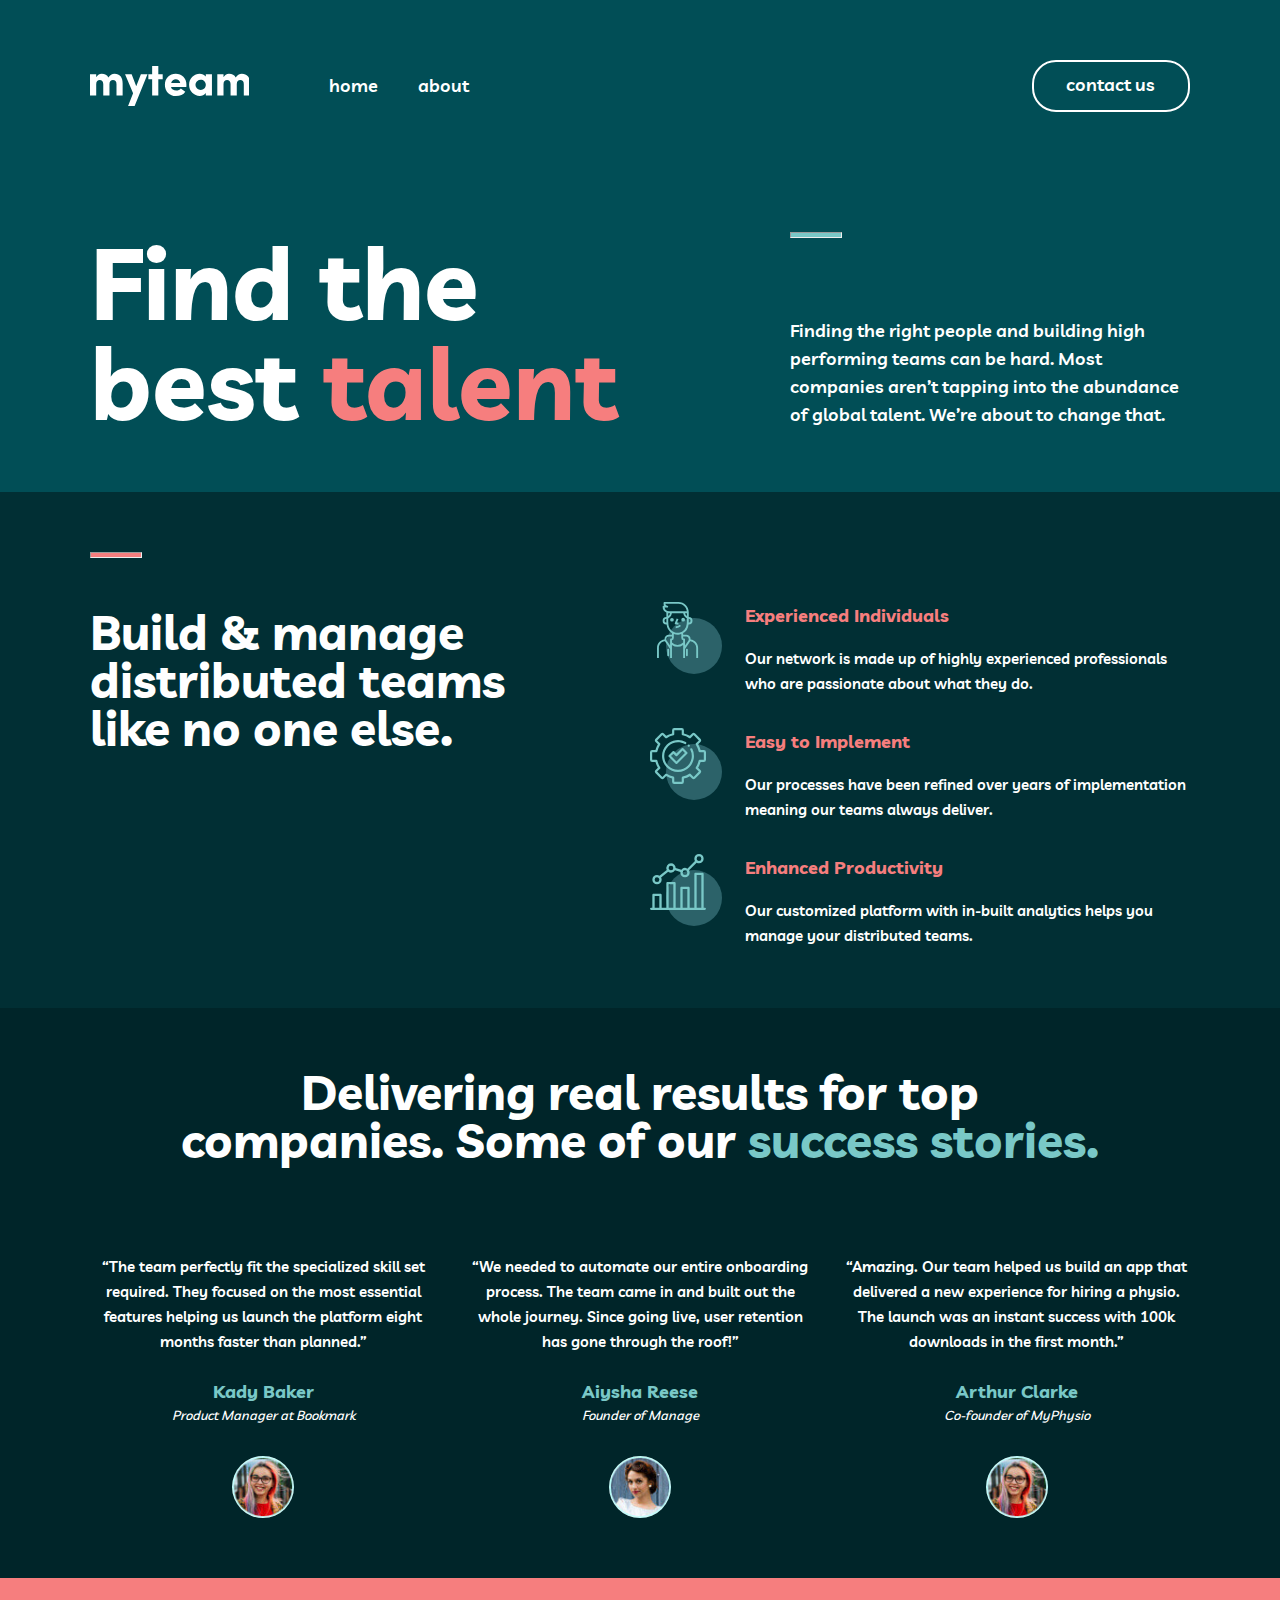
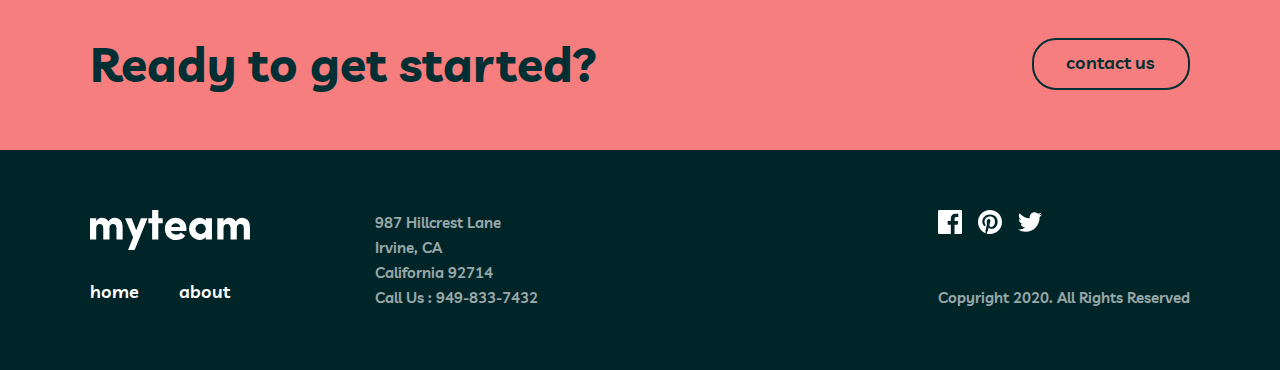
<file: index.html>
<!DOCTYPE html>
<html lang="en">
  <head>
    <meta charset="UTF-8" />
    <meta name="viewport" content="width=device-width, initial-scale=1.0" />
    <title>MyTeam | Home</title>
    <link rel="stylesheet" href="./css/style.css" />
  </head>
  <body>
    <!-- HEADER START -->
    <header class="header">
      <div class="container header-container">
        <a class="site-logo" href="./index.html">
          <img
            class="site-img-logo"
            src="./images/myteam.svg"
            alt="site logo myteam"
            width="159"
            height="40"
          />
        </a>

        <nav class="header-list">
          <ul class="head_ul">
            <li class="head_li">
              <a class="head_a" href="./index.html">home</a>
            </li>
            <li class="head_li">
              <a class="head_a" href="./about.html">about</a>
            </li>
          </ul>
        </nav>

        <a class="head_btn btn primary-btn" href="./contact.html">contact us</a>
        <a class="header-link" href="#">
          <img src="./images/list.svg" alt="" width="20" height="17" />
        </a>
      </div>
    </header>
    <!-- HEADER END -->

    <!-- MAIN START-->
    <main class="main">
      <!-- her start -->
      <section class="her">
        <div class="container her-container">
          <div class="her-size">
            <h1 class="her-h1">
              Find the best <span class="her-sp">talent</span>
            </h1>
          </div>
          <div class="her-content">
            <hr class="her-hr" />
            <p class="her-p">
              Finding the right people and building high performing teams can be
              hard. Most companies aren’t tapping into the abundance of global
              talent. We’re about to change that.
            </p>
          </div>
        </div>
      </section>
      <!-- her end -->

      <!-- build start -->
      <section class="buil">
        <div class="build-container container">
          <div class="build-content">
            <hr class="build_hr" />
            <h2 class="build_h2">
              Build & manage distributed teams like no one else.
            </h2>
          </div>
          <div class="build_list">
            <ul class="build_ul">
              <li class="build_li">
                <img
                  class="build_img"
                  src="./images/icon-feature-experience.svg"
                  alt=""
                  width="72"
                  height="72"
                />
                <div class="ul_li_div">
                  <h4 class="ul_li_h4">Experienced Individuals</h4>
                  <p class="ul_li_p">
                    Our network is made up of highly experienced professionals
                    who are passionate about what they do.
                  </p>
                </div>
              </li>
              <li class="build_li">
                <img
                  class="build_img"
                  src="./images/icon-feature-implementation.svg"
                  alt=""
                  width="72"
                  height="72"
                />
                <div class="ul_li_div">
                  <h4 class="ul_li_h4">Easy to Implement</h4>
                  <p class="ul_li_p">
                    Our processes have been refined over years of implementation
                    meaning our teams always deliver.
                  </p>
                </div>
              </li>
              <li class="build_li">
                <img
                  class="build_img"
                  src="./images/icon-feature-productivity.svg"
                  alt=""
                  width="72"
                  height="72"
                />
                <div class="ul_li_div">
                  <h4 class="ul_li_h4">Enhanced Productivity</h4>
                  <p class="ul_li_p">
                    Our customized platform with in-built analytics helps you
                    manage your distributed teams.
                  </p>
                </div>
              </li>
            </ul>
          </div>
        </div>
      </section>
      <!-- build end -->

      <!-- real start -->
      <section class="real">
        <div class="real-container container">
          <div class="real_content">
            <h2 class="real_h2">
              Delivering real results for top companies. Some of our
              <span class="real_sp">success stories.</span>
            </h2>
          </div>
          <div class="real_con">
            <ul class="real_ul">
              <li class="real_li">
                <p class="real_p">
                  “The team perfectly fit the specialized skill set required.
                  They focused on the most essential features helping us launch
                  the platform eight months faster than planned.”
                </p>
                <h4 class="real_h4">Kady Baker</h4>
                <p class="real_li_p">Product Manager at Bookmark</p>
                <img
                  class="real_img"
                  src="./images/kady.jpg"
                  alt=""
                  width="62"
                  height="62"
                />
              </li>
              <li class="real_li">
                <p class="real_p">
                  “We needed to automate our entire onboarding process. The team
                  came in and built out the whole journey. Since going live,
                  user retention has gone through the roof!”
                </p>
                <h4 class="real_h4">Aiysha Reese</h4>
                <p class="real_li_p">Founder of Manage</p>
                <img
                  class="real_img"
                  src="./images/aisha.jpg"
                  alt=""
                  width="62"
                  height="62"
                />
              </li>
              <li class="real_li">
                <p class="real_p">
                  “Amazing. Our team helped us build an app that delivered a new
                  experience for hiring a physio. The launch was an instant
                  success with 100k downloads in the first month.”
                </p>
                <h4 class="real_h4">Arthur Clarke</h4>
                <p class="real_li_p">Co-founder of MyPhysio</p>
                <img
                  class="real_img"
                  src="./images/kady.jpg"
                  alt=""
                  width="62"
                  height="62"
                />
              </li>
            </ul>
          </div>
        </div>
      </section>
      <!-- real end -->

      <!-- read start -->
      <section class="read">
        <div class="read-container container">
          <div class="read-content">
            <h1 class="read-h1">Ready to get started?</h1>
            <a class="btn prim-btn" href="./contact.html">contact us</a>
          </div>
        </div>
      </section>
      <!-- read end -->
    </main>
    <!-- MAIN END-->

    <!-- FOOTER START -->
    <footer class="footer">
      <div class="footer-container container">
        <div class="fots_bl_con">
          <div class="fot_content">
            <a class="fot_logo" href="#">
              <img
                class="fot-log"
                src="./images/myteam.svg"
                alt=""
                width="160"
                height="40"
              />
            </a>
            <div class="con">
              <a class="con_a" href="./index.html">home</a>
              <a class="con_a" href="./about.html">about</a>
            </div>
          </div>
          <ul class="footer_ul">
            <li class="footer_li">
              <a class="footer_a" href="#">987 Hillcrest Lane</a>
            </li>
            <li class="footer_li">
              <a class="footer_a" href="#">Irvine, CA</a>
            </li>
            <li class="footer_li">
              <a class="footer_a" href="#">California 92714</a>
            </li>
            <li class="footer_li">
              <a class="footer_a" href="#">Call Us : 949-833-7432</a>
            </li>
          </ul>
        </div>
        <div class="cons">
          <a class="cons_im" href="#">
            <img src="./images/inter.svg" alt="" width="104" height="24" />
          </a>
          <a class="cons_a" href="#"> Copyright 2020. All Rights Reserved </a>
        </div>
      </div>
    </footer>
    <!-- FOOTER END -->
  </body>
</html>
</file>
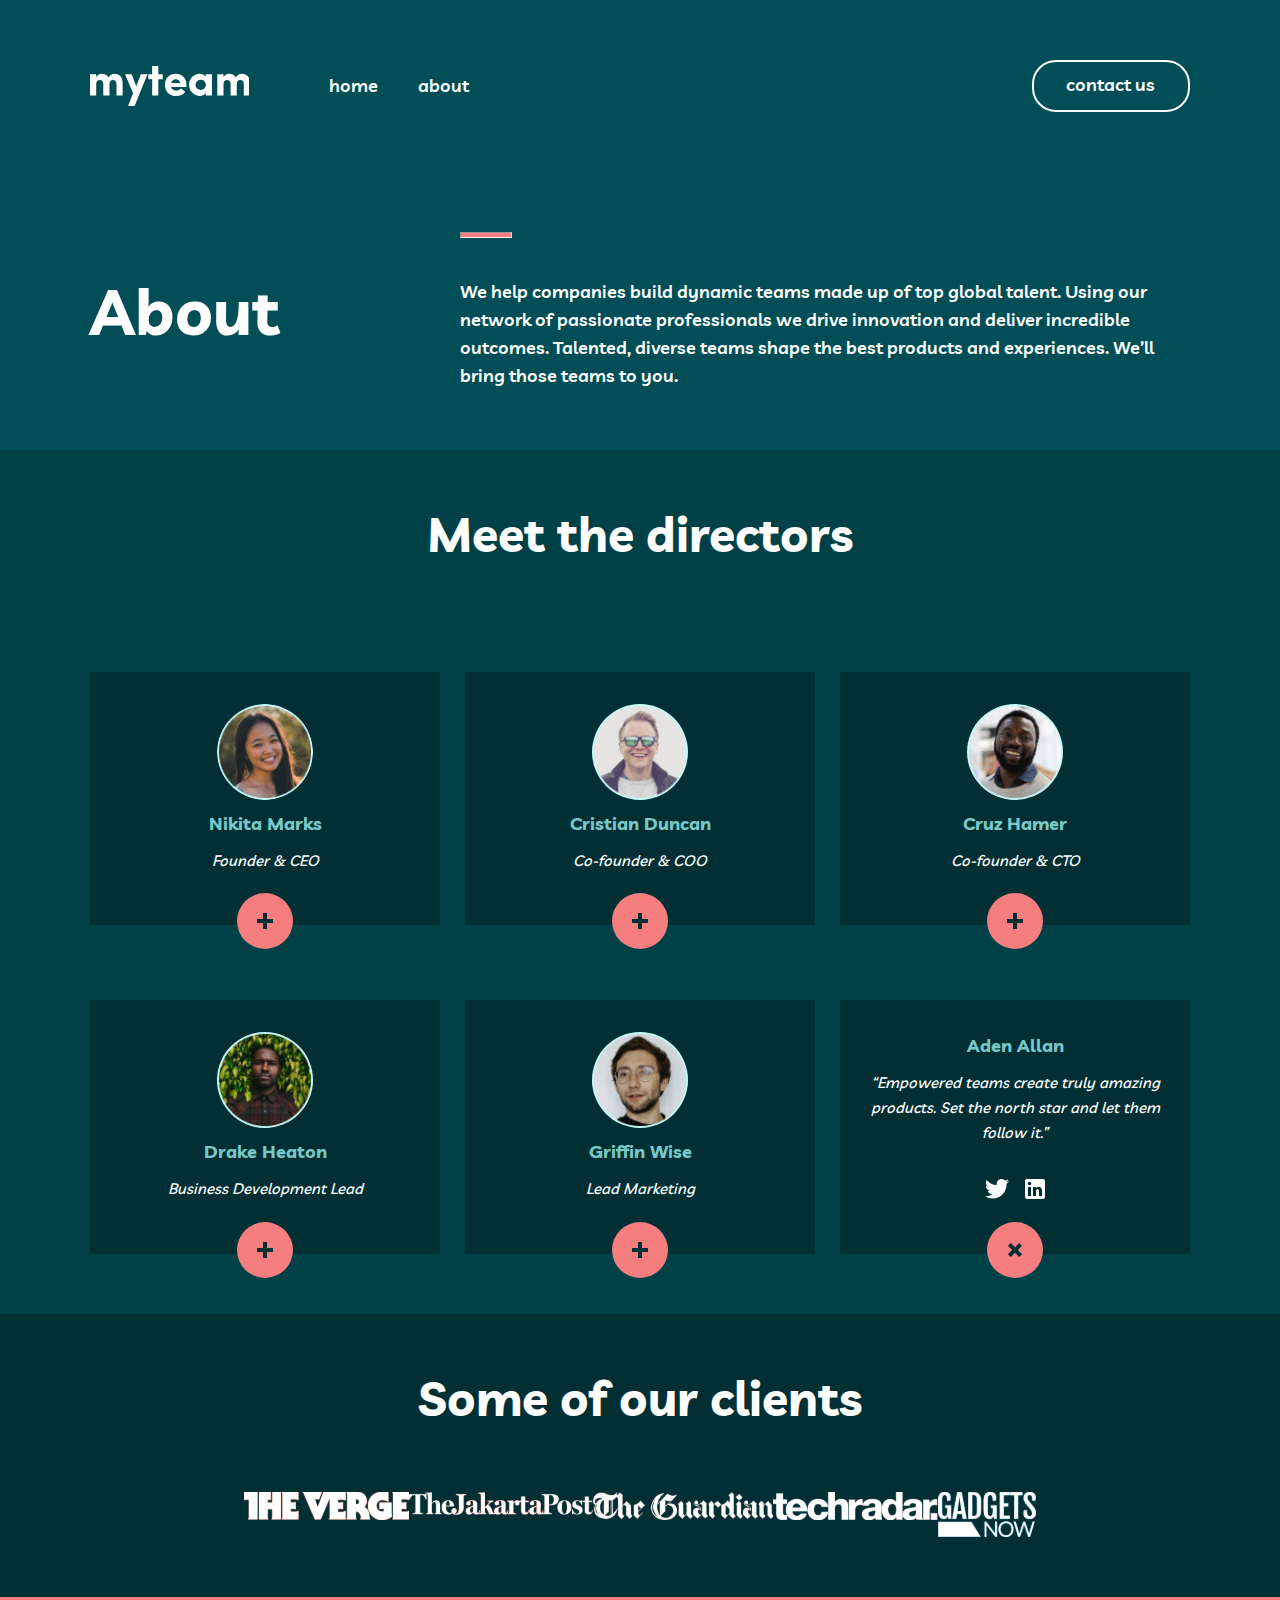
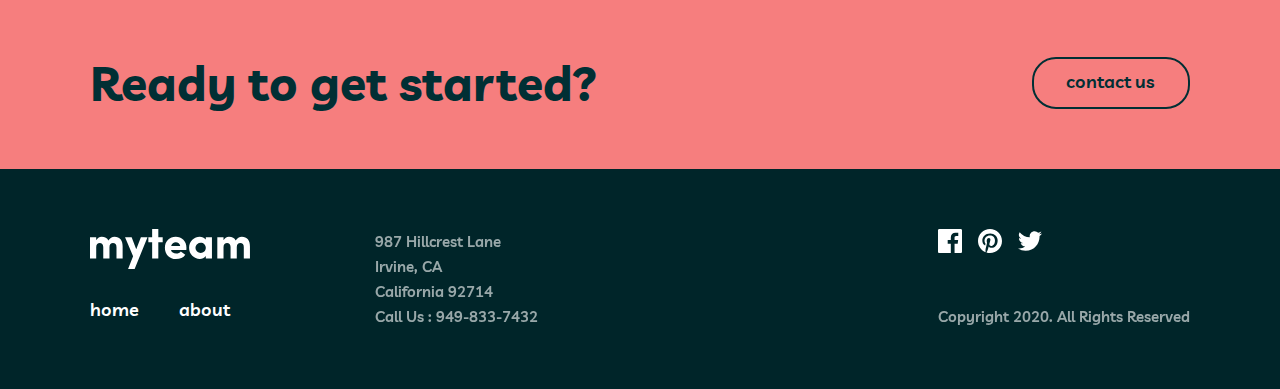
<file: about.html>
<!DOCTYPE html>
<html lang="en">
  <head>
    <meta charset="UTF-8" />
    <meta name="viewport" content="width=device-width, initial-scale=1.0" />
    <title>MyTeam | About</title>
    <link rel="stylesheet" href="./css/style.css" />
  </head>
  <body>
    <header class="header">
      <div class="container header-container">
        <a class="site-logo" href="./index.html">
          <img
            class="site-img-logo"
            src="./images/myteam.svg"
            alt="site logo myteam"
            width="159"
            height="40"
          />
        </a>

        <nav class="header-list">
          <ul class="head_ul">
            <li class="head_li">
              <a class="head_a" href="./index.html">home</a>
            </li>
            <li class="head_li">
              <a class="head_a" href="./about.html">about</a>
            </li>
          </ul>
        </nav>

        <a class="head_btn btn primary-btn" href="./contact.html">contact us</a>
        <a class="header-link" href="">
          <img src="./images/list.svg" alt="" width="20" height="17" />
        </a>
      </div>
    </header>

    <main class="main">
      <!-- ab start -->
      <section class="ab">
        <div class="ab-container container">
          <h1 class="ab_h1">About</h1>
          <div class="ab_div">
            <hr class="ab_hr" />
            <p class="ab_p">
              We help companies build dynamic teams made up of top global
              talent. Using our network of passionate professionals we drive
              innovation and deliver incredible outcomes. Talented, diverse
              teams shape the best products and experiences. We’ll bring those
              teams to you.
            </p>
          </div>
        </div>
      </section>
      <!-- ab end -->

      <!-- meet start -->
      <section class="meet">
        <div class="meet-container container">
          <h2 class="meet_h2">Meet the directors</h2>
          <ul class="meet_ul">
            <li class="meet-li">
              <img
                class="meet_li_img"
                src="./images/nik.png"
                alt=""
                width="96"
                height="96"
              />
              <h4 class="meet_h4">Nikita Marks</h4>
              <p class="meet_p">Founder & CEO</p>
              <img class="meet_pos" src="./images/pilus.svg" alt="" />
            </li>
            <li class="meet-li">
              <img
                class="meet_li_img"
                src="./images/cristian.jpg"
                alt=""
                width="96"
                height="96"
              />
              <h4 class="meet_h4">Cristian Duncan</h4>
              <p class="meet_p">Co-founder & COO</p>
              <img class="meet_pos" src="./images/pilus.svg" alt="" />
            </li>
            <li class="meet-li">
              <img
                class="meet_li_img"
                src="./images/cruz.jpg"
                alt=""
                width="96"
                height="96"
              />
              <h4 class="meet_h4">Cruz Hamer</h4>
              <p class="meet_p">Co-founder & CTO</p>
              <img class="meet_pos" src="./images/pilus.svg" alt="" />
            </li>
            <li class="meet-li">
              <img
                class="meet_li_img"
                src="./images/drake.jpg"
                alt=""
                width="96"
                height="96"
              />
              <h4 class="meet_h4">Drake Heaton</h4>
              <p class="meet_p">Business Development Lead</p>
              <img class="meet_pos" src="./images/pilus.svg" alt="" />
            </li>
            <li class="meet-li">
              <img
                class="meet_li_img"
                src="./images/griffin.jpg"
                alt=""
                width="96"
                height="96"
              />
              <h4 class="meet_h4">Griffin Wise</h4>
              <p class="meet_p">Lead Marketing</p>
              <img class="meet_pos" src="./images/pilus.svg" alt="" />
            </li>
            <li class="meet-li">
              <h4 class="meet_h4">Aden Allan</h4>
              <p class="meet_p mtp">
                “Empowered teams create truly amazing products. Set the north
                star and let them follow it.”
              </p>
              <div class="meet-abs">
                <a class="meet_img_a" href="#">
                  <img
                    class="meet-imgs"
                    src="./images/kom.svg"
                    alt=""
                    width="60"
                    height="20"
                  />
                </a>
              </div>
              <img class="meet_pos" src="./images/xmin.svg" alt="" />
            </li>
          </ul>
        </div>
      </section>
      <!-- meet end -->

      <!-- some start -->
      <section class="some">
        <div class="some-container container">
          <h2 class="some_h2">Some of our clients</h2>
          <ul class="some_ul">
            <li class="some_li">
              <img
                class="some_img"
                src="./images/verge.svg"
                alt=""
                width="165"
                height="28"
              />
            </li>
            <li class="some_li">
              <img
                class="some_img"
                src="./images/jaka.svg"
                alt=""
                width="184"
                height="23"
              />
            </li>
            <li class="some_li">
              <img
                class="some_img"
                src="./images/guar.svg"
                alt=""
                width="180"
                height="28"
              />
            </li>
            <li class="some_li">
              <img
                class="some_img"
                src="./images/radar.svg"
                alt=""
                width="165"
                height="28"
              />
            </li>
            <li class="some_li">
              <img
                class="some_img"
                src="./images/gets.svg"
                alt=""
                width="98"
                height="45"
              />
            </li>
          </ul>
        </div>
      </section>
      <!-- some end -->

      <section class="read">
        <div class="read-container container">
          <div class="read-content">
            <h1 class="read-h1">Ready to get started?</h1>
            <a class="btn prim-btn" href="./contact.html">contact us</a>
          </div>
        </div>
      </section>
    </main>

    <footer class="footer">
      <div class="footer-container container">
        <div class="fots_bl_con">
          <div class="fot_content">
            <a class="fot_logo" href="#">
              <img
                class="fot-log"
                src="./images/myteam.svg"
                alt=""
                width="160"
                height="40"
              />
            </a>
            <div class="con">
              <a class="con_a" href="./index.html">home</a>
              <a class="con_a" href="./about.html">about</a>
            </div>
          </div>
          <ul class="footer_ul">
            <li class="footer_li">
              <a class="footer_a" href="#">987 Hillcrest Lane</a>
            </li>
            <li class="footer_li">
              <a class="footer_a" href="#">Irvine, CA</a>
            </li>
            <li class="footer_li">
              <a class="footer_a" href="#">California 92714</a>
            </li>
            <li class="footer_li">
              <a class="footer_a" href="#">Call Us : 949-833-7432</a>
            </li>
          </ul>
        </div>
        <div class="cons">
          <a class="cons_im" href="#">
            <img src="./images/inter.svg" alt="" width="104" height="24" />
          </a>
          <a class="cons_a" href="#"> Copyright 2020. All Rights Reserved </a>
        </div>
      </div>
    </footer>
  </body>
</html>
</file>
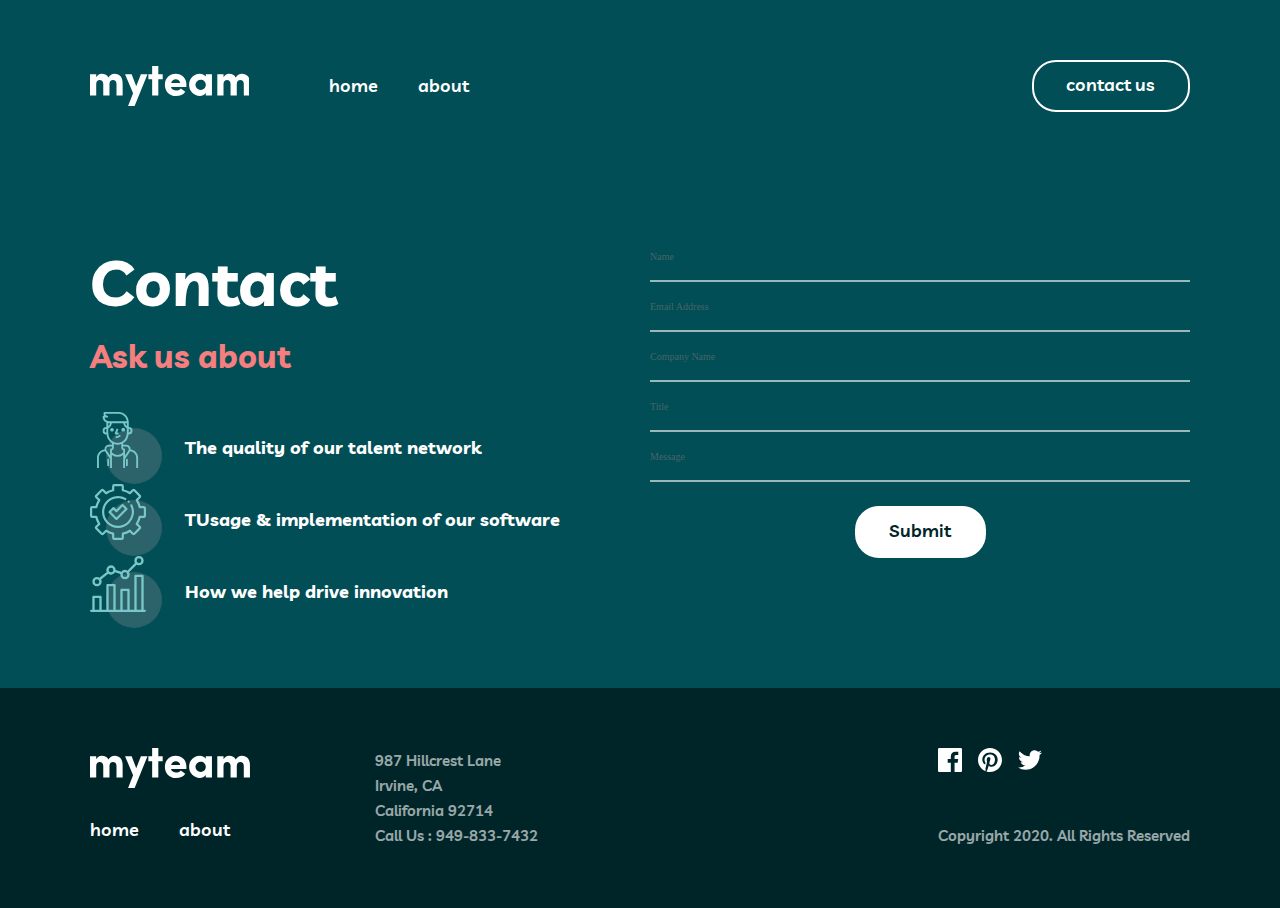
<file: contact.html>
<!DOCTYPE html>
<html lang="en">
  <head>
    <meta charset="UTF-8" />
    <meta name="viewport" content="width=device-width, initial-scale=1.0" />
    <title>MyTeam | Contact</title>
    <link rel="stylesheet" href="./css/style.css" />
  </head>
  <body>
    <!-- HEADER START -->
    <header class="header">
      <div class="container header-container">
        <a class="site-logo" href="./index.html">
          <img
            class="site-img-logo"
            src="./images/myteam.svg"
            alt="site logo myteam"
            width="159"
            height="40"
          />
        </a>

        <nav class="header-list">
          <ul class="head_ul">
            <li class="head_li">
              <a class="head_a" href="./index.html">home</a>
            </li>
            <li class="head_li">
              <a class="head_a" href="./about.html">about</a>
            </li>
          </ul>
        </nav>

        <a class="head_btn btn primary-btn" href="./contact.html">contact us</a>
        <a class="header-link" href="#">
          <img src="./images/list.svg" alt="" width="20" height="17" />
        </a>
      </div>
    </header>
    <!-- HEADER END -->

    <main class="main">
      <section class="contact">
        <div class="contact-container container">
          <div class="contact-content">
            <h1 class="contact_h1">Contact</h1>
            <h3 class="contact_h3">Ask us about</h3>
            <ul class="contact_ul">
              <li class="contact_li">
                <img src="./images/gr.svg" alt="" width="72" height="72" />
                <p class="contact_p">The quality of our talent network</p>
              </li>
              <li class="contact_li">
                <img src="./images/set.svg" alt="" width="72" height="72" />
                <p class="contact_p">TUsage & implementation of our software</p>
              </li>
              <li class="contact_li">
                <img src="./images/invest.svg" alt="" width="72" height="72" />
                <p class="contact_p">How we help drive innovation</p>
              </li>
            </ul>
          </div>
          <div class="form">
            <input
              class="fomr_input"
              type="text"
              name="name"
              placeholder="Name"
            />
            <input
              class="fomr_input"
              type="email"
              name="email"
              placeholder="Email Address"
            />
            <input
              class="fomr_input"
              type="text"
              name="company"
              placeholder="Company Name"
            />
            <input
              class="fomr_input"
              type="text"
              name="title"
              placeholder="Title"
            />
            <input
              class="fomr_input"
              type="text"
              name="message"
              placeholder="Message"
            />
            <a class="form-btn btn secondary-btn" href="#">Submit</a>
          </div>
        </div>
      </section>
    </main>

    <!-- FOOTER START -->
    <footer class="footer">
      <div class="footer-container container">
        <div class="fots_bl_con">
          <div class="fot_content">
            <a class="fot_logo" href="#">
              <img
                class="fot-log"
                src="./images/myteam.svg"
                alt=""
                width="160"
                height="40"
              />
            </a>
            <div class="con">
              <a class="con_a" href="./index.html">home</a>
              <a class="con_a" href="./about.html">about</a>
            </div>
          </div>
          <ul class="footer_ul">
            <li class="footer_li">
              <a class="footer_a" href="#">987 Hillcrest Lane</a>
            </li>
            <li class="footer_li">
              <a class="footer_a" href="#">Irvine, CA</a>
            </li>
            <li class="footer_li">
              <a class="footer_a" href="#">California 92714</a>
            </li>
            <li class="footer_li">
              <a class="footer_a" href="#">Call Us : 949-833-7432</a>
            </li>
          </ul>
        </div>
        <div class="cons">
          <a class="cons_im" href="#">
            <img src="./images/inter.svg" alt="" width="104" height="24" />
          </a>
          <a class="cons_a" href="#"> Copyright 2020. All Rights Reserved </a>
        </div>
      </div>
    </footer>
    <!-- FOOTER END -->
  </body>
</html>
</file>
<file: css/style.css>
/*! normalize.css v8.0.1 | MIT License | github.com/necolas/normalize.css */
/* Document
   ========================================================================== */
/**
 * 1. Correct the line height in all browsers.
 * 2. Prevent adjustments of font size after orientation changes in iOS.
 */
html {
  line-height: 1.15; /* 1 */
  -webkit-text-size-adjust: 100%; /* 2 */
}

/* Sections
   ========================================================================== */
/**
 * Remove the margin in all browsers.
 */
body {
  margin: 0;
}

/**
 * Render the `main` element consistently in IE.
 */
main {
  display: block;
}

/**
 * Correct the font size and margin on `h1` elements within `section` and
 * `article` contexts in Chrome, Firefox, and Safari.
 */
h1 {
  font-size: 2em;
  margin: 0.67em 0;
}

/* Grouping content
   ========================================================================== */
/**
 * 1. Add the correct box sizing in Firefox.
 * 2. Show the overflow in Edge and IE.
 */
hr {
  box-sizing: content-box; /* 1 */
  height: 0; /* 1 */
  overflow: visible; /* 2 */
}

/**
 * 1. Correct the inheritance and scaling of font size in all browsers.
 * 2. Correct the odd `em` font sizing in all browsers.
 */
pre {
  font-family: monospace, monospace; /* 1 */
  font-size: 1em; /* 2 */
}

/* Text-level semantics
   ========================================================================== */
/**
 * Remove the gray background on active links in IE 10.
 */
a {
  background-color: transparent;
}

/**
 * 1. Remove the bottom border in Chrome 57-
 * 2. Add the correct text decoration in Chrome, Edge, IE, Opera, and Safari.
 */
abbr[title] {
  border-bottom: none; /* 1 */
  text-decoration: underline; /* 2 */
  -webkit-text-decoration: underline dotted;
          text-decoration: underline dotted; /* 2 */
}

/**
 * Add the correct font weight in Chrome, Edge, and Safari.
 */
b,
strong {
  font-weight: bolder;
}

/**
 * 1. Correct the inheritance and scaling of font size in all browsers.
 * 2. Correct the odd `em` font sizing in all browsers.
 */
code,
kbd,
samp {
  font-family: monospace, monospace; /* 1 */
  font-size: 1em; /* 2 */
}

/**
 * Add the correct font size in all browsers.
 */
small {
  font-size: 80%;
}

/**
 * Prevent `sub` and `sup` elements from affecting the line height in
 * all browsers.
 */
sub,
sup {
  font-size: 75%;
  line-height: 0;
  position: relative;
  vertical-align: baseline;
}

sub {
  bottom: -0.25em;
}

sup {
  top: -0.5em;
}

/* Embedded content
   ========================================================================== */
/**
 * Remove the border on images inside links in IE 10.
 */
img {
  border-style: none;
}

/* Forms
   ========================================================================== */
/**
 * 1. Change the font styles in all browsers.
 * 2. Remove the margin in Firefox and Safari.
 */
button,
input,
optgroup,
select,
textarea {
  font-family: inherit; /* 1 */
  font-size: 100%; /* 1 */
  line-height: 1.15; /* 1 */
  margin: 0; /* 2 */
}

/**
 * Show the overflow in IE.
 * 1. Show the overflow in Edge.
 */
button,
input { /* 1 */
  overflow: visible;
}

/**
 * Remove the inheritance of text transform in Edge, Firefox, and IE.
 * 1. Remove the inheritance of text transform in Firefox.
 */
button,
select { /* 1 */
  text-transform: none;
}

/**
 * Correct the inability to style clickable types in iOS and Safari.
 */
button,
[type=button],
[type=reset],
[type=submit] {
  -webkit-appearance: button;
}

/**
 * Remove the inner border and padding in Firefox.
 */
button::-moz-focus-inner,
[type=button]::-moz-focus-inner,
[type=reset]::-moz-focus-inner,
[type=submit]::-moz-focus-inner {
  border-style: none;
  padding: 0;
}

/**
 * Restore the focus styles unset by the previous rule.
 */
button:-moz-focusring,
[type=button]:-moz-focusring,
[type=reset]:-moz-focusring,
[type=submit]:-moz-focusring {
  outline: 1px dotted ButtonText;
}

/**
 * Correct the padding in Firefox.
 */
fieldset {
  padding: 0.35em 0.75em 0.625em;
}

/**
 * 1. Correct the text wrapping in Edge and IE.
 * 2. Correct the color inheritance from `fieldset` elements in IE.
 * 3. Remove the padding so developers are not caught out when they zero out
 *    `fieldset` elements in all browsers.
 */
legend {
  box-sizing: border-box; /* 1 */
  color: inherit; /* 2 */
  display: table; /* 1 */
  max-width: 100%; /* 1 */
  padding: 0; /* 3 */
  white-space: normal; /* 1 */
}

/**
 * Add the correct vertical alignment in Chrome, Firefox, and Opera.
 */
progress {
  vertical-align: baseline;
}

/**
 * Remove the default vertical scrollbar in IE 10+.
 */
textarea {
  overflow: auto;
}

/**
 * 1. Add the correct box sizing in IE 10.
 * 2. Remove the padding in IE 10.
 */
[type=checkbox],
[type=radio] {
  box-sizing: border-box; /* 1 */
  padding: 0; /* 2 */
}

/**
 * Correct the cursor style of increment and decrement buttons in Chrome.
 */
[type=number]::-webkit-inner-spin-button,
[type=number]::-webkit-outer-spin-button {
  height: auto;
}

/**
 * 1. Correct the odd appearance in Chrome and Safari.
 * 2. Correct the outline style in Safari.
 */
[type=search] {
  -webkit-appearance: textfield; /* 1 */
  outline-offset: -2px; /* 2 */
}

/**
 * Remove the inner padding in Chrome and Safari on macOS.
 */
[type=search]::-webkit-search-decoration {
  -webkit-appearance: none;
}

/**
 * 1. Correct the inability to style clickable types in iOS and Safari.
 * 2. Change font properties to `inherit` in Safari.
 */
::-webkit-file-upload-button {
  -webkit-appearance: button; /* 1 */
  font: inherit; /* 2 */
}

/* Interactive
   ========================================================================== */
/*
 * Add the correct display in Edge, IE 10+, and Firefox.
 */
details {
  display: block;
}

/*
 * Add the correct display in all browsers.
 */
summary {
  display: list-item;
}

/* Misc
   ========================================================================== */
/**
 * Add the correct display in IE 10+.
 */
template {
  display: none;
}

/**
 * Add the correct display in IE 10.
 */
[hidden] {
  display: none;
}

*,
*::after,
*::before {
  margin: 0;
  padding: 0;
  box-sizing: border-box;
}

html {
  scroll-behavior: smooth;
  font-size: 62.5%;
  height: 100%;
}

img {
  display: flex;
  -o-object-fit: cover;
     object-fit: cover; /* contain */
}

a {
  text-decoration: none;
  display: inline-block;
}

ul,
ol {
  list-style: none;
}

h1,
h2,
h3,
h4,
h5,
h6 {
  margin: 0;
}

body {
  display: flex;
  flex-direction: column;
  height: 100%;
}

.container {
  width: 100%;
  max-width: 1200px;
  margin-left: auto;
  margin-right: auto;
  padding-left: 5rem;
  padding-right: 5rem;
}

/* livvic-regular - latin */
@font-face {
  font-display: swap; /* Check https://developer.mozilla.org/en-US/docs/Web/CSS/@font-face/font-display for other options. */
  font-family: "Livvic";
  font-style: normal;
  font-weight: 400;
  src: url("../fonts/livvic-v14-latin-regular.woff2") format("woff2"); /* Chrome 36+, Opera 23+, Firefox 39+, Safari 12+, iOS 10+ */
}
/* livvic-500 - latin */
@font-face {
  font-display: swap; /* Check https://developer.mozilla.org/en-US/docs/Web/CSS/@font-face/font-display for other options. */
  font-family: "Livvic";
  font-style: normal;
  font-weight: 500;
  src: url("../fonts/livvic-v14-latin-500.woff2") format("woff2"); /* Chrome 36+, Opera 23+, Firefox 39+, Safari 12+, iOS 10+ */
}
/* livvic-600 - latin */
@font-face {
  font-display: swap; /* Check https://developer.mozilla.org/en-US/docs/Web/CSS/@font-face/font-display for other options. */
  font-family: "Livvic";
  font-style: normal;
  font-weight: 600;
  src: url("../fonts/livvic-v14-latin-600.woff2") format("woff2"); /* Chrome 36+, Opera 23+, Firefox 39+, Safari 12+, iOS 10+ */
}
/* livvic-700 - latin */
@font-face {
  font-display: swap; /* Check https://developer.mozilla.org/en-US/docs/Web/CSS/@font-face/font-display for other options. */
  font-family: "Livvic";
  font-style: normal;
  font-weight: 700;
  src: url("../fonts/livvic-v14-latin-700.woff2") format("woff2"); /* Chrome 36+, Opera 23+, Firefox 39+, Safari 12+, iOS 10+ */
}
.btn {
  padding: 9px 33px 11px 32px;
  border-radius: 24px;
  font-family: "Livvic", sans-serif;
  font-size: 18px;
  font-style: normal;
  font-weight: 600;
  line-height: 28px;
}

.primary-btn {
  border-radius: 24px;
  border: 2px solid #ffffff;
  color: #ffffff;
  transition: all 0.3s ease;
}

.primary-btn:hover {
  border-radius: 24px;
  background: #ffffff;
  color: #002529;
}

.primary-btn:active {
  border-radius: 24px;
  border: 2px solid #ffffff;
  color: #ffffff;
  background-color: inherit;
}

.prim-btn {
  border-radius: 24px;
  border: 2px solid #012f34;
  color: #012f34;
  transition: all 0.3s ease;
}

.prim-btn:hover {
  border-radius: 24px;
  background: #012f34;
  color: #ffffff;
}

.prim-btn:active {
  border-radius: 24px;
  border: 2px solid #012f34;
  color: #012f34;
  background-color: inherit;
}

.secondary-btn {
  border-radius: 24px;
  border: 2px solid #ffffff;
  background: #ffffff;
  color: #002529;
  transition: all 0.3s ease;
}

.secondary-btn:hover {
  border-radius: 24px;
  background: #79c8c7;
  color: #002529;
}

.secondary-btn:active {
  border-radius: 24px;
  border: 2px solid #ffffff;
  background: #ffffff;
  color: #002529;
}

.her {
  background-color: #014e56;
}

.her-container {
  display: flex;
  padding-top: 6rem;
  padding-bottom: 6rem;
  justify-content: space-between;
  position: relative;
}

.her-size {
  width: 100%;
  max-width: 600px;
}

.her-h1 {
  color: #ffffff;
  font-family: "Livvic", sans-serif;
  font-size: 100px;
  font-style: normal;
  font-weight: 700;
  line-height: 100px; /* 100% */
}

.her-sp {
  color: #f67e7e;
  font-family: "Livvic", sans-serif;
  font-size: 100px;
  font-style: normal;
  font-weight: 700;
  line-height: 100px;
}

.her-content {
  width: 100%;
  max-width: 400px;
  display: flex;
  flex-direction: column;
  gap: 7.9rem;
}

.her-hr {
  width: 50px;
  height: 4px;
  background: #79c8c7;
}

.her-p {
  color: #ffffff;
  font-family: "Livvic", sans-serif;
  font-size: 18px;
  font-style: normal;
  font-weight: 600;
  line-height: 28px; /* 155.556% */
}

.buil {
  background-color: #012f34;
}

.build-container {
  padding-top: 6rem;
  padding-bottom: 6rem;
  display: flex;
  justify-content: space-between;
}

.build-content {
  width: 100%;
  max-width: 445px;
  display: flex;
  flex-direction: column;
  gap: 5rem;
}

.build_hr {
  width: 50px;
  height: 4px;
  background: #f67e7e;
}

.build_h2 {
  color: #ffffff;
  font-family: "Livvic", sans-serif;
  font-size: 48px;
  font-style: normal;
  font-weight: 700;
  line-height: 48px; /* 100% */
}

.build_list {
  margin-top: 5rem;
}

.build_ul {
  display: flex;
  flex-direction: column;
  gap: 32px;
}

.build_li {
  display: flex;
}

.build_img {
  margin-right: 23px;
}

.ul_li_div {
  width: 100%;
  max-width: 445px;
}

.ul_li_h4 {
  color: #f67e7e;
  font-family: "Livvic", sans-serif;
  font-size: 18px;
  font-style: normal;
  font-weight: 700;
  line-height: 28px; /* 155.556% */
  margin-bottom: 1.6rem;
}

.ul_li_p {
  color: #ffffff;
  font-family: "Livvic", sans-serif;
  font-size: 15px;
  font-style: normal;
  font-weight: 600;
  line-height: 25px; /* 166.667% */
}

.real {
  background-color: #002529;
}

.real-container {
  padding-top: 6rem;
  padding-bottom: 6rem;
  display: flex;
  align-items: center;
  flex-direction: column;
  gap: 9rem;
}

.real_content {
  width: 100%;
  max-width: 932px;
  text-align: center;
}

.real_h2 {
  color: #ffffff;
  font-family: "Livvic", sans-serif;
  font-size: 48px;
  font-style: normal;
  font-weight: 700;
  line-height: 48px; /* 100% */
}

.real_sp {
  color: #79c8c7;
  font-family: "Livvic", sans-serif;
  font-size: 48px;
  font-style: normal;
  font-weight: 700;
  line-height: 48px;
}

.real_ul {
  display: flex;
  flex-direction: row;
  gap: 3rem;
}

.real_li {
  display: flex;
  flex-direction: column;
  align-items: center;
  justify-content: center;
}

.real_p {
  color: #ffffff;
  text-align: center;
  font-family: "Livvic", sans-serif;
  font-size: 15px;
  font-style: normal;
  font-weight: 600;
  line-height: 25px; /* 166.667% */
  width: 100%;
  max-width: 350px;
  margin-bottom: 2.4rem;
}

.real_h4 {
  color: #79c8c7;
  text-align: center;
  font-family: "Livvic", sans-serif;
  font-size: 18px;
  font-style: normal;
  font-weight: 700;
  line-height: 28px; /* 155.556% */
}

.real_li_p {
  color: #ffffff;
  text-align: center;
  font-family: "Livvic", sans-serif;
  font-size: 13px;
  font-style: italic;
  font-weight: 500;
  line-height: 18px; /* 138.462% */
  margin-bottom: 3.2rem;
}

.real_img {
  border-radius: 50%;
}

.read {
  background-color: #f67e7e;
}

.read-container {
  padding-top: 6rem;
  padding-bottom: 6rem;
}

.read-content {
  display: flex;
  align-items: center;
  justify-content: space-between;
}

.read-h1 {
  color: #012f34;
  font-family: "Livvic", sans-serif;
  font-size: 48px;
  font-style: normal;
  font-weight: 700;
  line-height: 48px; /* 100% */
}

@media screen and (max-width: 768px) {
  .her-container {
    display: flex;
    flex-direction: column;
    align-items: center;
  }
  .her-size {
    width: 100%;
    max-width: 340px;
    text-align: center;
  }
  .her-h1 {
    color: #ffffff;
    font-family: "Livvic", sans-serif;
    font-size: 64px;
    font-style: normal;
    font-weight: 700;
    line-height: 100px; /* 100% */
  }
  .her-sp {
    color: #f67e7e;
    font-family: "Livvic", sans-serif;
    font-size: 64px;
    font-style: normal;
    font-weight: 700;
    line-height: 100px;
  }
  .her-hr {
    display: none;
  }
  .her-content {
    width: 100%;
    max-width: 457px;
    margin-top: 2.4rem;
  }
  .her-p {
    text-align: center;
    font-size: 15px;
    font-style: normal;
    font-weight: 600;
    line-height: 28px; /* 186.667% */
  }
  .build-container {
    display: flex;
    flex-direction: column;
    padding-top: 5rem;
    padding-bottom: 5rem;
    gap: 6rem;
  }
  .build-content {
    width: 100%;
    max-width: 445px;
  }
  .build_h2 {
    font-size: 32px;
    font-style: normal;
    font-weight: 700;
    line-height: 32px; /* 100% */
  }
  .real-container {
    display: flex;
    flex-direction: column;
    gap: 8rem;
  }
  .real_content {
    width: 100%;
    max-width: 573px;
    text-align: center;
  }
  .real_h2 {
    color: #ffffff;
    font-family: "Livvic", sans-serif;
    font-size: 32px;
    font-style: normal;
    font-weight: 700;
    line-height: 48px; /* 100% */
  }
  .real_sp {
    color: #79c8c7;
    font-family: "Livvic", sans-serif;
    font-size: 32px;
    font-style: normal;
    font-weight: 700;
    line-height: 48px;
  }
  .real_ul {
    display: flex;
    flex-direction: column;
    gap: 8rem;
  }
  .real_li {
    display: flex;
    flex-direction: column;
    align-items: center;
    justify-content: center;
  }
  .real_p {
    width: 100%;
    max-width: 573px;
    font-size: 15px;
  }
  .read-h1 {
    color: #012f34;
    font-family: "Livvic", sans-serif;
    font-size: 32px;
    font-style: normal;
    font-weight: 700;
    line-height: 48px; /* 100% */
  }
}
@media screen and (max-width: 530px) {
  .her-container {
    display: flex;
    flex-direction: column;
    align-items: center;
  }
  .her-size {
    width: 100%;
    max-width: 240px;
    text-align: center;
  }
  .her-h1 {
    color: #ffffff;
    font-family: "Livvic", sans-serif;
    font-size: 40px;
    font-style: normal;
    font-weight: 700;
    line-height: 100px; /* 100% */
  }
  .her-sp {
    color: #f67e7e;
    font-family: "Livvic", sans-serif;
    font-size: 40px;
    font-style: normal;
    font-weight: 700;
    line-height: 100px;
  }
  .her-hr {
    display: none;
  }
  .her-content {
    width: 100%;
    max-width: 327px;
    margin-top: 2.8rem;
  }
  .her-p {
    text-align: center;
    font-size: 15px;
    font-style: normal;
    font-weight: 600;
    line-height: 28px; /* 186.667% */
  }
  .build-container {
    display: flex;
    flex-direction: column;
    gap: 5.6rem;
  }
  .build-content {
    width: 100%;
    max-width: 240px;
  }
  .build_ul {
    display: flex;
    flex-direction: column;
  }
  .build_li {
    display: flex;
    flex-direction: column;
    text-align: center;
    align-items: center;
    justify-content: center;
    gap: 4.8rem;
  }
  .build_img {
    text-align: center;
  }
  .ul_li_div {
    width: 100%;
    max-width: 327px;
  }
  .real_content {
    width: 100%;
    max-width: 327px;
    text-align: center;
  }
  .real_h2 {
    color: #ffffff;
    font-family: "Livvic", sans-serif;
    font-size: 32px;
    font-style: normal;
    font-weight: 700;
    line-height: 48px; /* 100% */
  }
  .real_sp {
    color: #79c8c7;
    font-family: "Livvic", sans-serif;
    font-size: 32px;
    font-style: normal;
    font-weight: 700;
    line-height: 48px;
  }
  .real_p {
    width: 100%;
    max-width: 327px;
    font-size: 15px;
  }
  .read-content {
    display: flex;
    flex-direction: column;
    gap: 2.4rem;
  }
  .read-h1 {
    color: #012f34;
    font-family: "Livvic", sans-serif;
    font-size: 48px;
    font-style: normal;
    font-weight: 700;
    line-height: 48px; /* 100% */
    text-align: center;
  }
}
.header {
  background-color: #014e56;
}

.header-container {
  padding-top: 6rem;
  padding-bottom: 6rem;
  display: flex;
  align-items: center;
}

.header-list {
  margin-right: auto;
}

.head_ul {
  display: flex;
  align-items: center;
  gap: 4rem;
  margin-left: 8rem;
}

.head_a {
  color: #ffffff;
  font-family: "Livvic", sans-serif;
  font-size: 18px;
  font-style: normal;
  font-weight: 600;
  line-height: 28px; /* 155.556% */
}

.head_a:hover {
  color: #f67e7e;
}

.header-link {
  display: none;
}

@media screen and (max-width: 768px) {
  .header-container {
    padding-left: 3rem;
    padding-right: 3rem;
    padding-top: 5rem;
    padding-bottom: 5rem;
  }
  .site-img-logo {
    width: 128px;
    height: 32px;
  }
  .head_ul {
    margin-left: 4rem;
  }
}
@media screen and (max-width: 530px) {
  .header-list {
    display: none;
  }
  .head_btn {
    display: none;
  }
  .header-link {
    display: block;
  }
  .site-logo {
    margin-right: auto;
  }
}
.footer {
  background-color: #002529;
}

.footer-container {
  padding-top: 6rem;
  padding-bottom: 6rem;
  display: flex;
  align-items: center;
  justify-content: space-between;
}

.con {
  margin-top: 2.5rem;
  display: flex;
  flex-direction: row;
  gap: 4rem;
}

.con_a {
  color: #ffffff;
  font-family: "Livvic", sans-serif;
  font-size: 18px;
  font-style: normal;
  font-weight: 600;
  line-height: 28px; /* 155.556% */
}

.footer_a {
  color: #ffffff;
  font-family: "Livvic", sans-serif;
  font-size: 15px;
  font-style: normal;
  font-weight: 600;
  line-height: 25px; /* 166.667% */
  opacity: 0.6;
}

.cons {
  display: flex;
  flex-direction: column;
  gap: 5.1rem;
}

.cons_a {
  color: #ffffff;
  font-family: "Livvic", sans-serif;
  font-size: 15px;
  font-style: normal;
  font-weight: 600;
  line-height: 25px; /* 166.667% */
  opacity: 0.6;
}

.fots_bl_con {
  display: flex;
  gap: 12.5rem;
}

@media screen and (max-width: 768px) {
  .footer-container {
    display: flex;
    flex-direction: column;
  }
  .fots_bl_con {
    display: flex;
    flex-direction: row;
    justify-content: space-between;
  }
  .cons {
    margin-top: 3.3rem;
    display: flex;
    flex-direction: row;
    justify-content: space-between;
  }
}
@media screen and (max-width: 530px) {
  .footer-container {
    display: flex;
    flex-direction: column;
    align-items: center;
  }
  .fots_bl_con {
    display: flex;
    flex-direction: column;
    align-items: center;
  }
  .cons {
    display: flex;
    flex-direction: column;
    align-items: center;
  }
}
main {
  flex-grow: 1;
}

.ab {
  background-color: #014e56;
}

.ab-container {
  display: flex;
  align-items: center;
  justify-content: space-between;
  padding-top: 6rem;
  padding-bottom: 6rem;
}

.ab_h1 {
  color: #ffffff;
  font-family: "Livvic", sans-serif;
  font-size: 64px;
  font-style: normal;
  font-weight: 700;
  line-height: 100px; /* 156.25% */
}

.ab_div {
  width: 100%;
  max-width: 730px;
  display: flex;
  flex-direction: column;
  gap: 4rem;
}

.ab_hr {
  width: 50px;
  height: 4px;
  background-color: #f67e7e;
}

.ab_p {
  color: #ffffff;
  font-family: "Livvic", sans-serif;
  font-size: 18px;
  font-style: normal;
  font-weight: 600;
  line-height: 28px; /* 155.556% */
}

.meet {
  background: #004047;
}

.meet-container {
  display: flex;
  align-items: center;
  justify-content: space-between;
  flex-direction: column;
  padding-top: 6rem;
  padding-bottom: 6rem;
}

.meet_h2 {
  color: #ffffff;
  text-align: center;
  font-family: "Livvic", sans-serif;
  font-size: 48px;
  font-style: normal;
  font-weight: 700;
  line-height: 48px; /* 100% */
  margin-bottom: 6.4rem;
}

.meet_ul {
  display: flex;
  flex-wrap: wrap;
  gap: 25px;
}

.meet-li {
  position: relative;
  width: 100%;
  max-width: 350px;
  background: #012f34;
  display: flex;
  flex-direction: column;
  align-items: center;
  padding-top: 3.2rem;
  padding-bottom: 5.2rem;
  padding-left: 2.4rem;
  padding-right: 2.4rem;
  gap: 10px;
  margin-top: 50px;
}

.meet_li_img {
  border-radius: 50%;
}

.meet_h4 {
  color: #79c8c7;
  text-align: center;
  font-family: "Livvic", sans-serif;
  font-size: 18px;
  font-style: normal;
  font-weight: 700;
  line-height: 28px; /* 155.556% */
}

.meet_p {
  color: #ffffff;
  text-align: center;
  font-family: "Livvic", sans-serif;
  font-size: 15px;
  font-style: italic;
  font-weight: 500;
  line-height: 25px; /* 166.667% */
}

.meet_img_a {
  margin-top: 2.4rem;
}

.meet_pos {
  position: absolute;
  bottom: -24px;
  display: block;
}

.some {
  background-color: #012f34;
}

.some-container {
  display: flex;
  flex-direction: column;
  align-items: center;
  gap: 7rem;
  padding-top: 6rem;
  padding-bottom: 6rem;
}

.some_h2 {
  color: #ffffff;
  text-align: center;
  font-family: "Livvic", sans-serif;
  font-size: 48px;
  font-style: normal;
  font-weight: 700;
  line-height: 48px; /* 100% */
}

.some_ul {
  display: flex;
  flex-direction: row;
  justify-content: space-between;
}

@media screen and (max-width: 768px) {
  .ab-container {
    display: flex;
    flex-direction: column;
  }
  .ab_hr {
    display: none;
  }
  .ab_div {
    width: 100%;
    max-width: 457px;
    text-align: center;
    margin-top: 2.4rem;
  }
  .meet_h2 {
    font-size: 32px;
  }
  .some_h2 {
    color: #ffffff;
    text-align: center;
    font-family: "Livvic", sans-serif;
    font-size: 32px;
    font-style: normal;
    font-weight: 700;
    line-height: 48px; /* 100% */
  }
  .some_img {
    width: 123px;
    height: 17px;
  }
}
@media screen and (max-width: 530px) {
  .ab_h1 {
    font-size: 40px;
  }
  .ab_div {
    width: 100%;
    max-width: 327px;
    text-align: center;
    margin-top: 2.4rem;
    font-size: 15px;
  }
  .some-container {
    display: flex;
    flex-direction: column;
    gap: 20px;
  }
  .some_ul {
    display: flex;
    flex-direction: column;
    gap: 10px;
  }
}
.main {
  background-color: #014e56;
}

.contact-container {
  padding-top: 6rem;
  padding-bottom: 6rem;
  display: flex;
  justify-content: space-between;
}

.contact_h1 {
  color: #ffffff;
  font-family: "Livvic", sans-serif;
  font-size: 64px;
  font-style: normal;
  font-weight: 700;
  line-height: 100px; /* 156.25% */
}

.contact_h3 {
  color: #f67e7e;
  font-family: "Livvic", sans-serif;
  font-size: 32px;
  font-style: normal;
  font-weight: 700;
  line-height: 48px; /* 150% */
}

.contact_ul {
  margin-top: 32px;
}

.contact_li {
  display: flex;
  align-items: center;
  gap: 23px;
}

.contact_p {
  color: #ffffff;
  font-family: "Livvic", sans-serif;
  font-size: 18px;
  font-style: normal;
  font-weight: 700;
  line-height: 28px; /* 155.556% */
}

.form {
  display: flex;
  flex-direction: column;
  align-items: center;
}

input {
  width: 540px;
  height: 50px;
  opacity: 0.6;
  background-color: #014e56;
  border-top: 0px;
  border-left: 0px;
  border-right: 0px;
  border-bottom: 2px solid #ffffff;
}

.form-btn {
  margin-top: 24px;
}

@media screen and (max-width: 768px) {
  .contact-container {
    display: flex;
    flex-direction: column;
    align-items: center;
    justify-content: center;
    gap: 20px;
  }
  .contact_h1 {
    text-align: center;
  }
  .contact_h3 {
    text-align: center;
  }
  .contact_ul {
    text-align: center;
  }
  input {
    width: 400px;
  }
}
@media screen and (max-width: 530px) {
  .contact_h1 {
    font-size: 40px;
  }
  .contact_h3 {
    font-size: 32px;
  }
  .contact_p {
    font-size: 18px;
    width: 100%;
    max-width: 232px;
  }
  input {
    width: 300px;
  }
}/*# sourceMappingURL=style.css.map */
</file>
